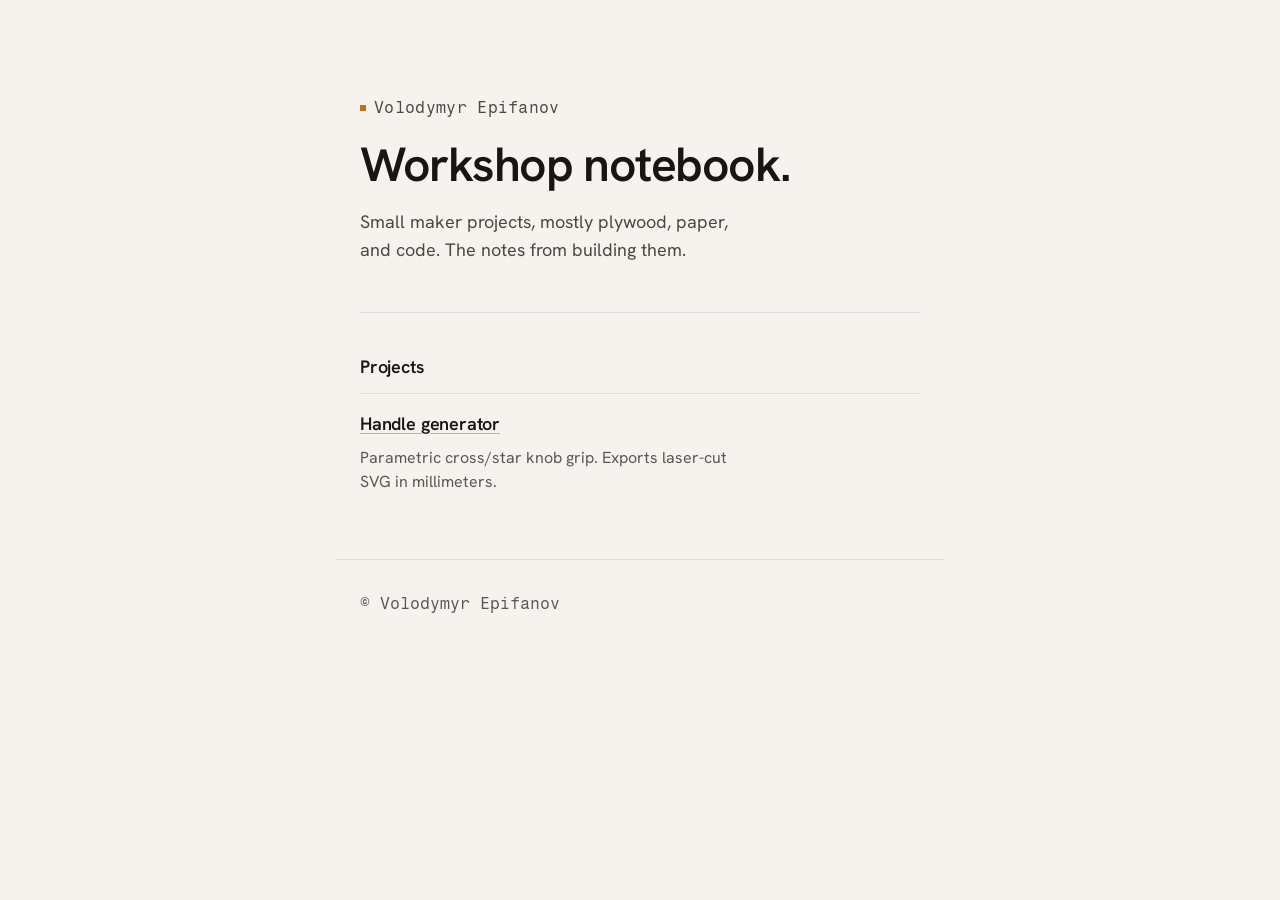
<file: index.html>
<!doctype html>
<html lang="en">
  <head>
    <meta charset="utf-8" />
    <meta name="viewport" content="width=device-width, initial-scale=1" />
    <title>voldmar — workshop notebook</title>
    <meta
      name="description"
      content="Small maker projects. Plywood, paper, code."
    />
    <meta name="theme-color" content="#f3ede0" />
    <link
      rel="icon"
      href="data:image/svg+xml,%3Csvg xmlns='http://www.w3.org/2000/svg' viewBox='0 0 32 32'%3E%3Crect width='32' height='32' fill='%23f3ede0'/%3E%3Crect x='7' y='7' width='18' height='18' fill='%23c98a3c'/%3E%3C/svg%3E"
    />
    <link rel="preconnect" href="https://fonts.googleapis.com" />
    <link rel="preconnect" href="https://fonts.gstatic.com" crossorigin />
    <link
      rel="stylesheet"
      href="https://fonts.googleapis.com/css2?family=Hanken+Grotesk:wght@400;500;600&family=Fragment+Mono&display=swap"
    />
    <link rel="stylesheet" href="styles.css" />
  </head>
  <body>
    <a class="skip-link" href="#main">Skip to content</a>

    <main id="main" class="page">
      <section class="intro" aria-labelledby="page-title">
        <p class="eyebrow">Volodymyr Epifanov</p>
        <h1 id="page-title">Workshop notebook.</h1>
        <p class="lede">
          Small maker projects, mostly plywood, paper, and code. The notes from
          building them.
        </p>
      </section>

      <section class="projects" aria-labelledby="projects-h">
        <h2 id="projects-h">Projects</h2>
        <ul class="project-list">
          <li>
            <a class="project-card" href="handle-generator/">
              <span class="project-title">Handle generator</span>
              <span class="project-meta">
                Parametric cross/star knob grip. Exports laser-cut SVG in millimeters.
              </span>
            </a>
          </li>
        </ul>
      </section>
    </main>

    <footer class="page-footer" role="contentinfo">
      <span>© Volodymyr Epifanov</span>
    </footer>
  </body>
</html>
</file>
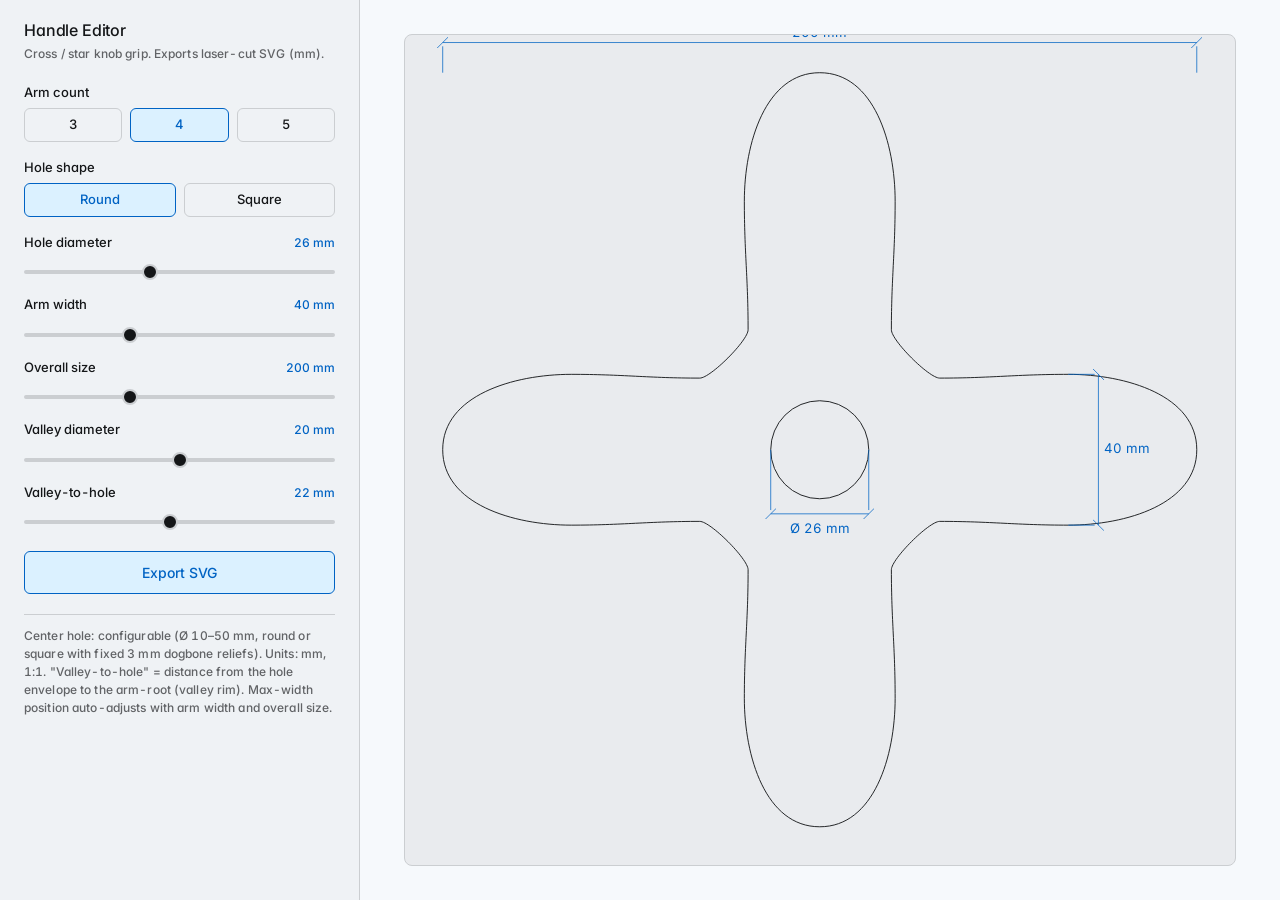
<file: handle-generator/index.html>
<!DOCTYPE html>
<html lang="en">
<head>
<meta charset="UTF-8">
<meta name="viewport" content="width=device-width, initial-scale=1.0">
<title>Handle Editor</title>
<link rel="preconnect" href="https://fonts.googleapis.com">
<link rel="preconnect" href="https://fonts.gstatic.com" crossorigin>
<link rel="stylesheet" href="https://fonts.googleapis.com/css2?family=Inter:wght@400;500&display=swap">
<style>
  :root {
    --workbench: oklch(98% 0.005 250);
    --canvas-deep: oklch(94% 0.005 250);
    --panel: oklch(96% 0.005 250);
    --hairline: oklch(85% 0.005 250);
    --ink: oklch(20% 0.005 250);
    --ink-muted: oklch(50% 0.005 250);
    --handle-fill: oklch(22% 0.005 250);
    --accent: oklch(50% 0.18 250);
    --accent-tint: oklch(95% 0.04 250);
    --accent-tint-hover: oklch(92% 0.05 250);
    --spring: cubic-bezier(0.4, 0, 0.2, 1);
  }
  * { box-sizing: border-box; }
  html, body {
    margin: 0;
    height: 100%;
    background: var(--workbench);
    color: var(--ink);
    font: 400 14px/1.5 "Inter", system-ui, -apple-system, "Segoe UI", Roboto, sans-serif;
    -webkit-font-smoothing: antialiased;
    -moz-osx-font-smoothing: grayscale;
    font-feature-settings: "tnum" 1, "cv11" 1;
  }
  .app { display: grid; grid-template-columns: 360px 1fr; height: 100vh; }
  .controls {
    background: var(--panel);
    padding: 20px 24px 24px;
    overflow: auto;
    border-right: 1px solid var(--hairline);
  }
  h1 {
    font-size: 16px;
    font-weight: 500;
    letter-spacing: -0.01em;
    line-height: 1.3;
    margin: 0 0 4px;
  }
  .sub {
    color: var(--ink-muted);
    font-size: 12px;
    font-weight: 500;
    letter-spacing: 0.01em;
    margin: 0 0 20px;
  }
  .group { margin: 0 0 16px; }
  .row { display: flex; justify-content: space-between; align-items: baseline; }
  .row .v {
    color: var(--accent);
    font-variant-numeric: tabular-nums;
    font-size: 12px;
    font-weight: 500;
  }
  label {
    display: block;
    margin: 0 0 6px;
    font-size: 13px;
    font-weight: 500;
  }

  /* range slider */
  input[type=range] {
    -webkit-appearance: none;
    appearance: none;
    width: 100%;
    height: 4px;
    background: var(--hairline);
    border-radius: 2px;
    outline: none;
    cursor: pointer;
    margin: 0;
  }
  input[type=range]::-webkit-slider-thumb {
    -webkit-appearance: none;
    appearance: none;
    width: 16px;
    height: 16px;
    background: var(--ink);
    border: 2px solid var(--hairline);
    border-radius: 50%;
    transition: transform 150ms var(--spring), border-color 200ms var(--spring), box-shadow 200ms var(--spring);
  }
  input[type=range]::-moz-range-thumb {
    width: 16px;
    height: 16px;
    background: var(--ink);
    border: 2px solid var(--hairline);
    border-radius: 50%;
    transition: transform 150ms var(--spring), border-color 200ms var(--spring), box-shadow 200ms var(--spring);
  }
  input[type=range]:hover::-webkit-slider-thumb { transform: scale(1.125); border-color: var(--accent); }
  input[type=range]:hover::-moz-range-thumb { transform: scale(1.125); border-color: var(--accent); }
  input[type=range]:focus-visible::-webkit-slider-thumb {
    box-shadow: 0 0 0 4px var(--workbench), 0 0 0 6px var(--accent);
    border-color: var(--accent);
  }
  input[type=range]:focus-visible::-moz-range-thumb {
    box-shadow: 0 0 0 4px var(--workbench), 0 0 0 6px var(--accent);
    border-color: var(--accent);
  }

  /* radio group */
  .radios { display: flex; gap: 8px; }
  .radios label {
    flex: 1;
    text-align: center;
    border: 1px solid var(--hairline);
    border-radius: 6px;
    padding: 6px 0;
    cursor: pointer;
    font-size: 13px;
    font-weight: 500;
    color: var(--ink);
    margin: 0;
    transition: border-color 120ms var(--spring), background 120ms var(--spring), color 120ms var(--spring), box-shadow 200ms var(--spring);
  }
  .radios input { position: absolute; opacity: 0; pointer-events: none; }
  .radios label:has(input:checked) {
    border-color: var(--accent);
    background: var(--accent-tint);
    color: var(--accent);
  }
  .radios label:has(input:focus-visible) {
    box-shadow: 0 0 0 2px var(--accent);
  }
  .radios label:has(input:checked):hover {
    box-shadow: 0 1px 0 oklch(70% 0.02 250);
  }

  /* primary button */
  button.exp {
    width: 100%;
    padding: 10px 16px;
    margin-top: 6px;
    background: var(--accent-tint);
    color: var(--accent);
    border: 1px solid var(--accent);
    border-radius: 6px;
    cursor: pointer;
    font: 500 14px/1.5 "Inter", system-ui, sans-serif;
    transition: transform 80ms var(--spring), background 200ms var(--spring), box-shadow 200ms var(--spring);
  }
  button.exp:hover {
    background: var(--accent-tint-hover);
    box-shadow: 0 1px 0 oklch(70% 0.02 250);
  }
  button.exp:active { transform: scale(0.99); }
  button.exp:focus-visible {
    outline: 2px solid var(--accent);
    outline-offset: 2px;
  }

  .note {
    color: var(--ink-muted);
    font-size: 12px;
    font-weight: 500;
    letter-spacing: 0.01em;
    line-height: 1.5;
    border-top: 1px solid var(--hairline);
    margin-top: 20px;
    padding-top: 12px;
  }

  .preview {
    display: flex;
    align-items: center;
    justify-content: center;
    padding: 24px;
    overflow: hidden;
  }
  .preview svg {
    max-width: 100%;
    max-height: 100%;
    background: var(--canvas-deep);
    border-radius: 8px;
    border: 1px solid var(--hairline);
  }
  .preview path {
    fill: none;
    stroke: var(--handle-fill);
    stroke-width: 0.25;
    fill-rule: evenodd;
  }

  /* responsive: collapse to single column under 760px */
  @media (max-width: 760px) {
    .app { grid-template-columns: 1fr; grid-template-rows: auto 1fr; }
    .controls { max-height: 46vh; border-right: none; border-bottom: 1px solid var(--hairline); }
  }

  /* reduced motion: kill non-essential transitions and transforms */
  @media (prefers-reduced-motion: reduce) {
    input[type=range]::-webkit-slider-thumb,
    input[type=range]::-moz-range-thumb,
    .radios label,
    button.exp { transition: none; }
    input[type=range]:hover::-webkit-slider-thumb,
    input[type=range]:hover::-moz-range-thumb { transform: none; }
    button.exp:active { transform: none; }
  }
</style>
</head>
<body>
<div class="app">
  <aside class="controls">
    <h1>Handle Editor</h1>
    <p class="sub">Cross / star knob grip. Exports laser-cut SVG (mm).</p>

    <div class="group">
      <label>Arm count</label>
      <div class="radios" id="armCount">
        <label><input type="radio" name="ac" value="3"><span>3</span></label>
        <label><input type="radio" name="ac" value="4" checked><span>4</span></label>
        <label><input type="radio" name="ac" value="5"><span>5</span></label>
      </div>
    </div>

    <div class="group">
      <label>Hole shape</label>
      <div class="radios" id="holeShape">
        <label><input type="radio" name="hs" value="round" checked><span>Round</span></label>
        <label><input type="radio" name="hs" value="square"><span>Square</span></label>
      </div>
    </div>

    <div class="group">
      <div class="row"><label for="holeD">Hole diameter</label><span class="v" id="holeDV">26 mm</span></div>
      <input type="range" id="holeD" min="10" max="50" step="1" value="26">
    </div>

    <div class="group">
      <div class="row"><label for="armWidth">Arm width</label><span class="v" id="armWidthV">40 mm</span></div>
      <input type="range" id="armWidth" min="30" max="60" step="1" value="40">
    </div>

    <div class="group">
      <div class="row"><label for="size">Overall size</label><span class="v" id="sizeV">200 mm</span></div>
      <input type="range" id="size" min="150" max="300" step="1" value="200">
    </div>

    <div class="group">
      <div class="row"><label for="valleyD">Valley diameter</label><span class="v" id="valleyDV">20 mm</span></div>
      <input type="range" id="valleyD" min="10" max="30" step="1" value="20">
    </div>

    <div class="group">
      <div class="row"><label for="valleyH">Valley-to-hole</label><span class="v" id="valleyHV">22 mm</span></div>
      <input type="range" id="valleyH" min="15" max="30" step="1" value="22">
    </div>

    <button class="exp" id="export">Export SVG</button>

    <p class="note">
      Center hole: configurable (Ø 10–50 mm, round or square with fixed 3 mm dogbone reliefs). Units: mm, 1:1.
      "Valley-to-hole" = distance from the hole envelope to the arm-root (valley rim).
      Max-width position auto-adjusts with arm width and overall size.
    </p>
  </aside>

  <main class="preview"><svg id="svg" xmlns="http://www.w3.org/2000/svg"></svg></main>
</div>

<script>
"use strict";
// ---------- geometry helpers ----------
const rot = (x, y, a) => { const c = Math.cos(a), s = Math.sin(a); return [x*c - y*s, x*s + y*c]; };
const clamp = (v, lo, hi) => Math.min(Math.max(v, lo), hi);
const SQUARE_RELIEF_RADIUS = 3;
function holeClearanceRadius(p) {
  if (p.holeShape !== 'square') return p.holeDiameter / 2;
  return Math.SQRT2 * (p.holeDiameter / 2) + SQUARE_RELIEF_RADIUS;
}
// cubic Bezier (4 control points)
function cubic(p0, p1, p2, p3, t) {
  const o = 1-t;
  return [o*o*o*p0[0]+3*o*o*t*p1[0]+3*o*t*t*p2[0]+t*t*t*p3[0],
          o*o*o*p0[1]+3*o*o*t*p1[1]+3*o*t*t*p2[1]+t*t*t*p3[1]];
}

// ---------- core: paddle-arm star knob (matches handle.svg style) ----------
// Each arm: subtle-widening edge (root -> nose) + broad rounded cubic nose (nose -> tip).
// Valley: cubic between armpits, G1 tangents matching the arm edges. All junctions G1.
// xRoot is driven by the valley params (not W) so the max-width (nose-start) position moves
// outward when arm width decreases or overall size increases (per spec).
function computeOutline(p) {
  const N = p.armCount, W = p.armWidth, R = p.overallSize / 2, beta = Math.PI / N;
  const phi = clamp(beta*(0.80 - 0.20*(p.valleyDiameter - 10)/20), 0.30*beta, 0.85*beta);
  const rBottom0 = holeClearanceRadius(p) + p.valleyToHole, rv = p.valleyDiameter / 2;
  let xRoot = (rBottom0 + rv) * Math.cos(beta);          // armpit x (valley-driven, W-independent)
  if (xRoot > 0.88*R) xRoot = 0.88*R;
  const wRootValley = xRoot * Math.tan(phi);
  const tMax = clamp(0.5 + 0.008*(40 - W), 0.25, 0.75);   // nose-start fraction; rises as W falls
  let rNose = xRoot + tMax*(R - xRoot);
  rNose = clamp(rNose, xRoot + 0.15*(R - xRoot), 0.95*R);
  const halfW = Math.min(W/2, 0.85*rNose*Math.tan(beta)); // nose half-width, sector-clamped
  const wRoot = Math.min(0.95*halfW, wRootValley);        // root half-width (paddle, valley-limited)

  // valley cubic from P0 (arm0 +w root) to P1 (mirror across bisector), G1 at both armpits
  const rArmpit = Math.hypot(xRoot, wRoot), alpha = Math.atan2(wRoot, xRoot);
  const chordMidR = rArmpit*Math.cos(beta - alpha), chordLen = 2*rArmpit*Math.sin(beta - alpha);
  let rBottom = Math.max(rBottom0, chordMidR - 0.35*chordLen);
  if (rBottom >= chordMidR - 1.5) rBottom = chordMidR - 1.5;  // keep a visible concave dip
  let L = (chordMidR - rBottom)/(0.75*Math.cos(beta));        // valley tangent length
  if (p.holeShape === 'square') L *= 1.35;                     // soften armpits around the larger dogbone envelope
  L = clamp(L, 0, (p.holeShape === 'square' ? 0.75 : 0.6)*chordLen); // cap to avoid looping

  const span = rNose - xRoot, nose = R - rNose, Ns = 32;
  // edge A out (upper, -w): root -> nose, horizontal tangents (gentle widening)
  const eA = [[xRoot,-wRoot],[xRoot+0.4*span,-wRoot],[rNose-0.4*span,-halfW],[rNose,-halfW]];
  // nose A: nose -> tip, horizontal start tangent (G1 w/ edge), vertical end tangent (G1 w/ centerline)
  const nA = [[rNose,-halfW],[rNose+0.45*nose,-halfW],[R,-0.72*halfW],[R,0]];
  // nose B (mirror): tip -> nose
  const nB = [[R,0],[R,0.72*halfW],[rNose+0.45*nose,halfW],[rNose,halfW]];
  // edge B in (lower, +w): nose -> root
  const eB = [[rNose,halfW],[rNose-0.4*span,halfW],[xRoot+0.4*span,wRoot],[xRoot,wRoot]];
  // valley P0 -> P1; tangent at P0 is -x (matches edge B arrival), at P1 is +arm1-dir (matches next edge A)
  const P0 = [xRoot, wRoot], P1 = rot(xRoot, -wRoot, 2*beta);
  const vC1 = [xRoot - L, wRoot];
  const t1x = Math.cos(2*beta), t1y = Math.sin(2*beta);
  const vC2 = [P1[0] - L*t1x, P1[1] - L*t1y];

  const tile = [];
  for (let i = 0; i <= Ns; i++) tile.push(cubic(eA[0],eA[1],eA[2],eA[3], i/Ns));
  for (let i = 1; i <= Ns; i++) tile.push(cubic(nA[0],nA[1],nA[2],nA[3], i/Ns));
  for (let i = 1; i <= Ns; i++) tile.push(cubic(nB[0],nB[1],nB[2],nB[3], i/Ns));
  for (let i = 1; i <= Ns; i++) tile.push(cubic(eB[0],eB[1],eB[2],eB[3], i/Ns));
  for (let i = 1; i <= Ns; i++) tile.push(cubic(P0, vC1, vC2, P1, i/Ns));

  // normalize so the farthest point = R (honor overall size exactly; nose cubic can bulge ~2%)
  let rmax = 0; for (const [x, y] of tile) rmax = Math.max(rmax, Math.hypot(x, y));
  const sc = rmax > R ? R/rmax : 1;
  // assemble N rotated copies (drop the first point of copies k>0 to avoid the duplicate at P1)
  const outline = [];
  for (let k = 0; k < N; k++) {
    const a = 2*Math.PI * k / N, slice = k === 0 ? tile : tile.slice(1);
    for (const [x, y] of slice) outline.push(rot(x*sc, y*sc, a));
  }
  return { outline, hole: { shape: p.holeShape, diameter: p.holeDiameter }, rNose, halfW };
}

// ---------- path string ----------
function polyPath(pts) {
  let d = `M ${f(pts[0][0])} ${f(pts[0][1])}`;
  for (let i = 1; i < pts.length; i++) d += ` L ${f(pts[i][0])} ${f(pts[i][1])}`;
  return d + " Z";
}
function circlePath(r) {
  return `M ${f(r)} 0 A ${f(r)} ${f(r)} 0 1 0 ${f(-r)} 0 A ${f(r)} ${f(r)} 0 1 0 ${f(r)} 0 Z`;
}
function dogboneSquarePath(diameter, reliefRadius = SQUARE_RELIEF_RADIUS) {
  const s = diameter / 2;
  const r = Math.min(Math.max(reliefRadius, 0), s);
  const angle = Math.PI / 4;
  const pt = (x, y) => {
    const [rx, ry] = rot(x, y, angle);
    return `${f(rx)} ${f(ry)}`;
  };
  if (r === 0) {
    return `M ${pt(-s, -s)} L ${pt(s, -s)} L ${pt(s, s)} L ${pt(-s, s)} Z`;
  }
  return `M ${pt(-s + r, -s)} ` +
         `L ${pt(s - r, -s)} ` +
         `A ${f(r)} ${f(r)} 0 1 1 ${pt(s, -s + r)} ` +
         `L ${pt(s, s - r)} ` +
         `A ${f(r)} ${f(r)} 0 1 1 ${pt(s - r, s)} ` +
         `L ${pt(-s + r, s)} ` +
         `A ${f(r)} ${f(r)} 0 1 1 ${pt(-s, s - r)} ` +
         `L ${pt(-s, -s + r)} ` +
         `A ${f(r)} ${f(r)} 0 1 1 ${pt(-s + r, -s)} Z`;
}
const f = n => (Math.round(n * 1000) / 1000).toString();

function buildPathD(g) {
  const hole = g.hole.shape === 'square'
    ? dogboneSquarePath(g.hole.diameter)
    : circlePath(g.hole.diameter / 2);
  return polyPath(g.outline) + " " + hole;
}

// ---------- dimension annotations (technical-drawing style) ----------
const dimMarker = `<marker id="dim-arrow" markerUnits="userSpaceOnUse" markerWidth="3" markerHeight="3" refX="1.5" refY="1.5" orient="auto"><line x1="0" y1="3" x2="3" y2="0" stroke="oklch(50% 0.18 250)" stroke-width="0.2"/></marker>`;
function buildDimensions(p, g) {
  const R = p.overallSize / 2;
  const rNose = g.rNose;
  const halfW = g.halfW;
  const off = Math.max(R * 0.08, 3); // gap from feature to dimension line
  const ACCENT = 'oklch(50% 0.18 250)';
  const TS = 3.5; // text size in mm
  const SW = 0.2; // stroke width
  const FONT = 'Inter, system-ui, -apple-system, sans-serif';
  let d = '';
  // overall size — above the handle
  d += `<g stroke="${ACCENT}" stroke-width="${SW}" fill="none">`;
  d += `<line x1="${f(-R)}" y1="${f(-R - off)}" x2="${f(R)}" y2="${f(-R - off)}" marker-start="url(#dim-arrow)" marker-end="url(#dim-arrow)"/>`;
  d += `<line x1="${f(-R)}" y1="${f(-R)}" x2="${f(-R)}" y2="${f(-R - off + 1)}"/>`;
  d += `<line x1="${f(R)}" y1="${f(-R)}" x2="${f(R)}" y2="${f(-R - off + 1)}"/>`;
  d += `</g><text x="0" y="${f(-R - off - 1.5)}" text-anchor="middle" font-size="${TS}" font-family="${FONT}" fill="${ACCENT}">${p.overallSize} mm</text>`;
  // arm width — right of the rightmost arm
  d += `<g stroke="${ACCENT}" stroke-width="${SW}" fill="none">`;
  d += `<line x1="${f(rNose + off)}" y1="${f(-halfW)}" x2="${f(rNose + off)}" y2="${f(halfW)}" marker-start="url(#dim-arrow)" marker-end="url(#dim-arrow)"/>`;
  d += `<line x1="${f(rNose)}" y1="${f(-halfW)}" x2="${f(rNose + off - 1)}" y2="${f(-halfW)}"/>`;
  d += `<line x1="${f(rNose)}" y1="${f(halfW)}" x2="${f(rNose + off - 1)}" y2="${f(halfW)}"/>`;
  d += `</g><text x="${f(rNose + off + 1.5)}" y="0" text-anchor="start" dominant-baseline="middle" font-size="${TS}" font-family="${FONT}" fill="${ACCENT}">${p.armWidth} mm</text>`;
  // hole diameter — round uses a horizontal diameter; square follows the rotated side it controls
  const holeR = p.holeDiameter / 2;
  if (p.holeShape === 'square') {
    const angle = Math.PI / 4;
    const sideOffset = SQUARE_RELIEF_RADIUS + 3;
    const [nx, ny] = rot(0, -1, angle);
    const p0 = rot(-holeR, -holeR, angle);
    const p1 = rot(holeR, -holeR, angle);
    const a0 = [p0[0] + nx * sideOffset, p0[1] + ny * sideOffset];
    const a1 = [p1[0] + nx * sideOffset, p1[1] + ny * sideOffset];
    const tx = (a0[0] + a1[0]) / 2 + nx * (TS + 1.5);
    const ty = (a0[1] + a1[1]) / 2 + ny * (TS + 1.5);
    const holeLabel = `${p.holeDiameter} mm · R${SQUARE_RELIEF_RADIUS}`;
    d += `<g stroke="${ACCENT}" stroke-width="${SW}" fill="none">`;
    d += `<line x1="${f(a0[0])}" y1="${f(a0[1])}" x2="${f(a1[0])}" y2="${f(a1[1])}" marker-start="url(#dim-arrow)" marker-end="url(#dim-arrow)"/>`;
    d += `<line x1="${f(p0[0])}" y1="${f(p0[1])}" x2="${f(p0[0] + nx * (sideOffset - 1))}" y2="${f(p0[1] + ny * (sideOffset - 1))}"/>`;
    d += `<line x1="${f(p1[0])}" y1="${f(p1[1])}" x2="${f(p1[0] + nx * (sideOffset - 1))}" y2="${f(p1[1] + ny * (sideOffset - 1))}"/>`;
    d += `</g><text x="${f(tx)}" y="${f(ty)}" text-anchor="middle" dominant-baseline="middle" font-size="${TS}" font-family="${FONT}" fill="${ACCENT}" transform="rotate(45 ${f(tx)} ${f(ty)})">${holeLabel}</text>`;
  } else {
    const holeY = holeR + 4;
    d += `<g stroke="${ACCENT}" stroke-width="${SW}" fill="none">`;
    d += `<line x1="${f(-holeR)}" y1="${f(holeY)}" x2="${f(holeR)}" y2="${f(holeY)}" marker-start="url(#dim-arrow)" marker-end="url(#dim-arrow)"/>`;
    d += `<line x1="${f(-holeR)}" y1="0" x2="${f(-holeR)}" y2="${f(holeY - 1)}"/>`;
    d += `<line x1="${f(holeR)}" y1="0" x2="${f(holeR)}" y2="${f(holeY - 1)}"/>`;
    d += `</g><text x="0" y="${f(holeY + TS + 1.5)}" text-anchor="middle" font-size="${TS}" font-family="${FONT}" fill="${ACCENT}">Ø ${p.holeDiameter} mm</text>`;
  }
  return d;
}

// ---------- app ----------
const params = () => ({
  armCount: +document.querySelector('input[name="ac"]:checked').value,
  holeShape: document.querySelector('input[name="hs"]:checked').value,
  holeDiameter: +holeD.value,
  armWidth: +armWidth.value,
  overallSize: +size.value,
  valleyDiameter: +valleyD.value,
  valleyToHole: +valleyH.value,
});

function render() {
  const p = params();
  const g = computeOutline(p);
  const R = p.overallSize / 2, m = 10;
  const span = 2*(R + m);
  const vb = `${-(R+m)} ${-(R+m)} ${span} ${span}`;
  const svg = document.getElementById('svg');
  svg.setAttribute('viewBox', vb);
  svg.setAttribute('width', span + 'mm');
  svg.setAttribute('height', span + 'mm');
  svg.innerHTML = `<defs>${dimMarker}</defs><path d="${buildPathD(g)}"/>${buildDimensions(p, g)}`;
  // value labels
  holeDV.textContent = p.holeDiameter + ' mm';
  armWidthV.textContent = p.armWidth + ' mm';
  sizeV.textContent = p.overallSize + ' mm';
  valleyDV.textContent = p.valleyDiameter + ' mm';
  valleyHV.textContent = p.valleyToHole + ' mm';
}

function exportSVG() {
  const p = params();
  const g = computeOutline(p);
  const R = p.overallSize / 2, m = 10;
  const span = 2*(R + m);
  const d = buildPathD(g);
  const svg =
`<svg xmlns="http://www.w3.org/2000/svg" width="${f(span)}mm" height="${f(span)}mm" viewBox="${f(-(R+m))} ${f(-(R+m))} ${f(span)} ${f(span)}">
<path d="${d}" fill="none" stroke="#000000" stroke-width="0.2"/>
</svg>`;
  const blob = new Blob([svg], { type: 'image/svg+xml' });
  const url = URL.createObjectURL(blob);
  const a = document.createElement('a');
  a.href = url; a.download = `handle-${p.armCount}arm-${p.overallSize}mm.svg`;
  document.body.appendChild(a); a.click(); a.remove();
  URL.revokeObjectURL(url);
}

// wire controls
['holeD','armWidth','size','valleyD','valleyH'].forEach(id => {
  document.getElementById(id).addEventListener('input', render);
});
document.getElementById('armCount').addEventListener('change', render);
document.querySelectorAll('#holeShape input[type="radio"]').forEach(input => {
  input.addEventListener('change', render);
});
document.getElementById('export').addEventListener('click', exportSVG);

// shortcut element refs used in render()
const holeD = document.getElementById('holeD');
const armWidth = document.getElementById('armWidth');
const size = document.getElementById('size');
const valleyD = document.getElementById('valleyD');
const valleyH = document.getElementById('valleyH');
const holeDV = document.getElementById('holeDV');
const armWidthV = document.getElementById('armWidthV');
const sizeV = document.getElementById('sizeV');
const valleyDV = document.getElementById('valleyDV');
const valleyHV = document.getElementById('valleyHV');

render();
</script>
</body>
</html>
</file>
<file: styles.css>
/* =====================================================================
   voldmar — workshop notebook
   Same tokens as cat-puzzle-box, with fewer components. Quieter.
   ===================================================================== */

:root {
  --paper:    oklch(0.985 0.003 75);
  --bg:       oklch(0.965 0.006 72);
  --ink:      oklch(0.20 0.008 60);
  --ink-2:    oklch(0.40 0.010 60);
  --ink-3:    oklch(0.46 0.010 60);
  --rule:     oklch(0.78 0.010 65);
  --rule-2:   oklch(0.90 0.006 70);
  --accent:   oklch(0.62 0.135 60);

  --font-sans: "Hanken Grotesk", ui-sans-serif, system-ui, -apple-system,
               BlinkMacSystemFont, "Segoe UI", Roboto, sans-serif;
  --font-mono: "Fragment Mono", ui-monospace, "SF Mono", Menlo, Consolas,
               "Liberation Mono", monospace;

  --text-base:   1rem;
  --text-md:     1.125rem;
  --text-2xl:    2.2rem;
  --text-display: clamp(2.1rem, 1.4rem + 2.6vw, 3rem);

  --leading-tight: 1.15;
  --leading-base:  1.55;

  --space-2:  0.5rem;
  --space-3:  0.75rem;
  --space-4:  1rem;
  --space-5:  1.5rem;
  --space-6:  2rem;
  --space-7:  2.5rem;
  --space-8:  3rem;
  --space-10: 4rem;
  --space-12: 6rem;

  --page-max: 38rem;
  --ease-out: cubic-bezier(0.22, 1, 0.36, 1);
}

*, *::before, *::after { box-sizing: border-box; }

html {
  -webkit-text-size-adjust: 100%;
  text-size-adjust: 100%;
}

@media (prefers-reduced-motion: reduce) {
  *, *::before, *::after {
    animation-duration: 0.01ms !important;
    transition-duration: 0.01ms !important;
  }
}

body {
  margin: 0;
  font: 400 var(--text-base)/var(--leading-base) var(--font-sans);
  color: var(--ink);
  background: var(--bg);
  font-feature-settings: "kern" 1, "liga" 1;
  -webkit-font-smoothing: antialiased;
  -moz-osx-font-smoothing: grayscale;
}

p { margin: 0; }
p + p { margin-top: var(--space-3); }

h1, h2 {
  margin: 0;
  font-weight: 600;
  letter-spacing: -0.02em;
  text-wrap: balance;
  color: var(--ink);
}

a {
  color: inherit;
  text-decoration-color: var(--rule);
  text-decoration-thickness: 1px;
  text-underline-offset: 0.18em;
  transition: text-decoration-color 0.15s var(--ease-out),
              color 0.15s var(--ease-out);
}
a:hover { text-decoration-color: currentColor; }
a:focus-visible {
  outline: 2px solid var(--ink);
  outline-offset: 3px;
  border-radius: 1px;
}

.visually-hidden {
  position: absolute;
  width: 1px; height: 1px;
  padding: 0; margin: -1px;
  overflow: hidden;
  clip: rect(0,0,0,0);
  white-space: nowrap;
  border: 0;
}

.skip-link {
  position: absolute;
  top: -3rem;
  left: var(--space-4);
  background: var(--ink);
  color: var(--bg);
  padding: var(--space-2) var(--space-4);
  border-radius: 2px;
  font-size: var(--text-base);
  text-decoration: none;
  z-index: 100;
  transition: top 0.15s var(--ease-out);
}
.skip-link:focus { top: var(--space-3); }

.page {
  max-width: var(--page-max);
  margin: 0 auto;
  padding: var(--space-12) var(--space-5) var(--space-8);
}

/* Intro */
.intro {
  display: flex;
  flex-direction: column;
  gap: var(--space-4);
  padding-bottom: var(--space-8);
  border-bottom: 1px solid var(--rule-2);
}

.eyebrow {
  font-family: var(--font-mono);
  font-size: var(--text-base);
  color: var(--ink-2);
  letter-spacing: 0.02em;
  display: inline-flex;
  align-items: center;
  gap: var(--space-2);
}
.eyebrow::before {
  content: "";
  display: inline-block;
  width: 6px;
  height: 6px;
  background: var(--accent);
  flex-shrink: 0;
}

h1 {
  font-size: var(--text-display);
  line-height: var(--leading-tight);
  letter-spacing: -0.03em;
}

.lede {
  font-size: var(--text-md);
  line-height: var(--leading-base);
  color: var(--ink-2);
  max-width: 38ch;
  text-wrap: pretty;
}

/* Projects */
.projects { padding-top: var(--space-7); }
.projects h2 {
  font-size: var(--text-md);
  font-weight: 600;
  letter-spacing: -0.01em;
  margin-bottom: var(--space-3);
  color: var(--ink);
}
.project-list {
  list-style: none;
  margin: 0;
  padding: 0;
}
.project-card {
  display: flex;
  flex-direction: column;
  gap: var(--space-2);
  padding: var(--space-4) 0;
  border-top: 1px solid var(--rule-2);
  text-decoration: none;
}
.project-card:hover .project-title { text-decoration-color: currentColor; }
.project-title {
  font-size: var(--text-md);
  font-weight: 600;
  letter-spacing: -0.01em;
  text-decoration: underline;
  text-decoration-color: var(--rule);
  text-decoration-thickness: 1px;
  text-underline-offset: 0.18em;
}
.project-meta {
  color: var(--ink-3);
  max-width: 42ch;
}
.empty {
  color: var(--ink-3);
  font-style: normal;
  font-family: var(--font-mono);
  font-size: var(--text-base);
}

/* Footer */
.page-footer {
  max-width: var(--page-max);
  margin: 0 auto;
  padding: var(--space-6) var(--space-5) var(--space-7);
  border-top: 1px solid var(--rule-2);
  font-size: var(--text-base);
  color: var(--ink-3);
  font-family: var(--font-mono);
}

@media (max-width: 600px) {
  .page, .page-footer { padding-left: var(--space-4); padding-right: var(--space-4); }
  .page { padding-top: var(--space-10); }
}
</file>
